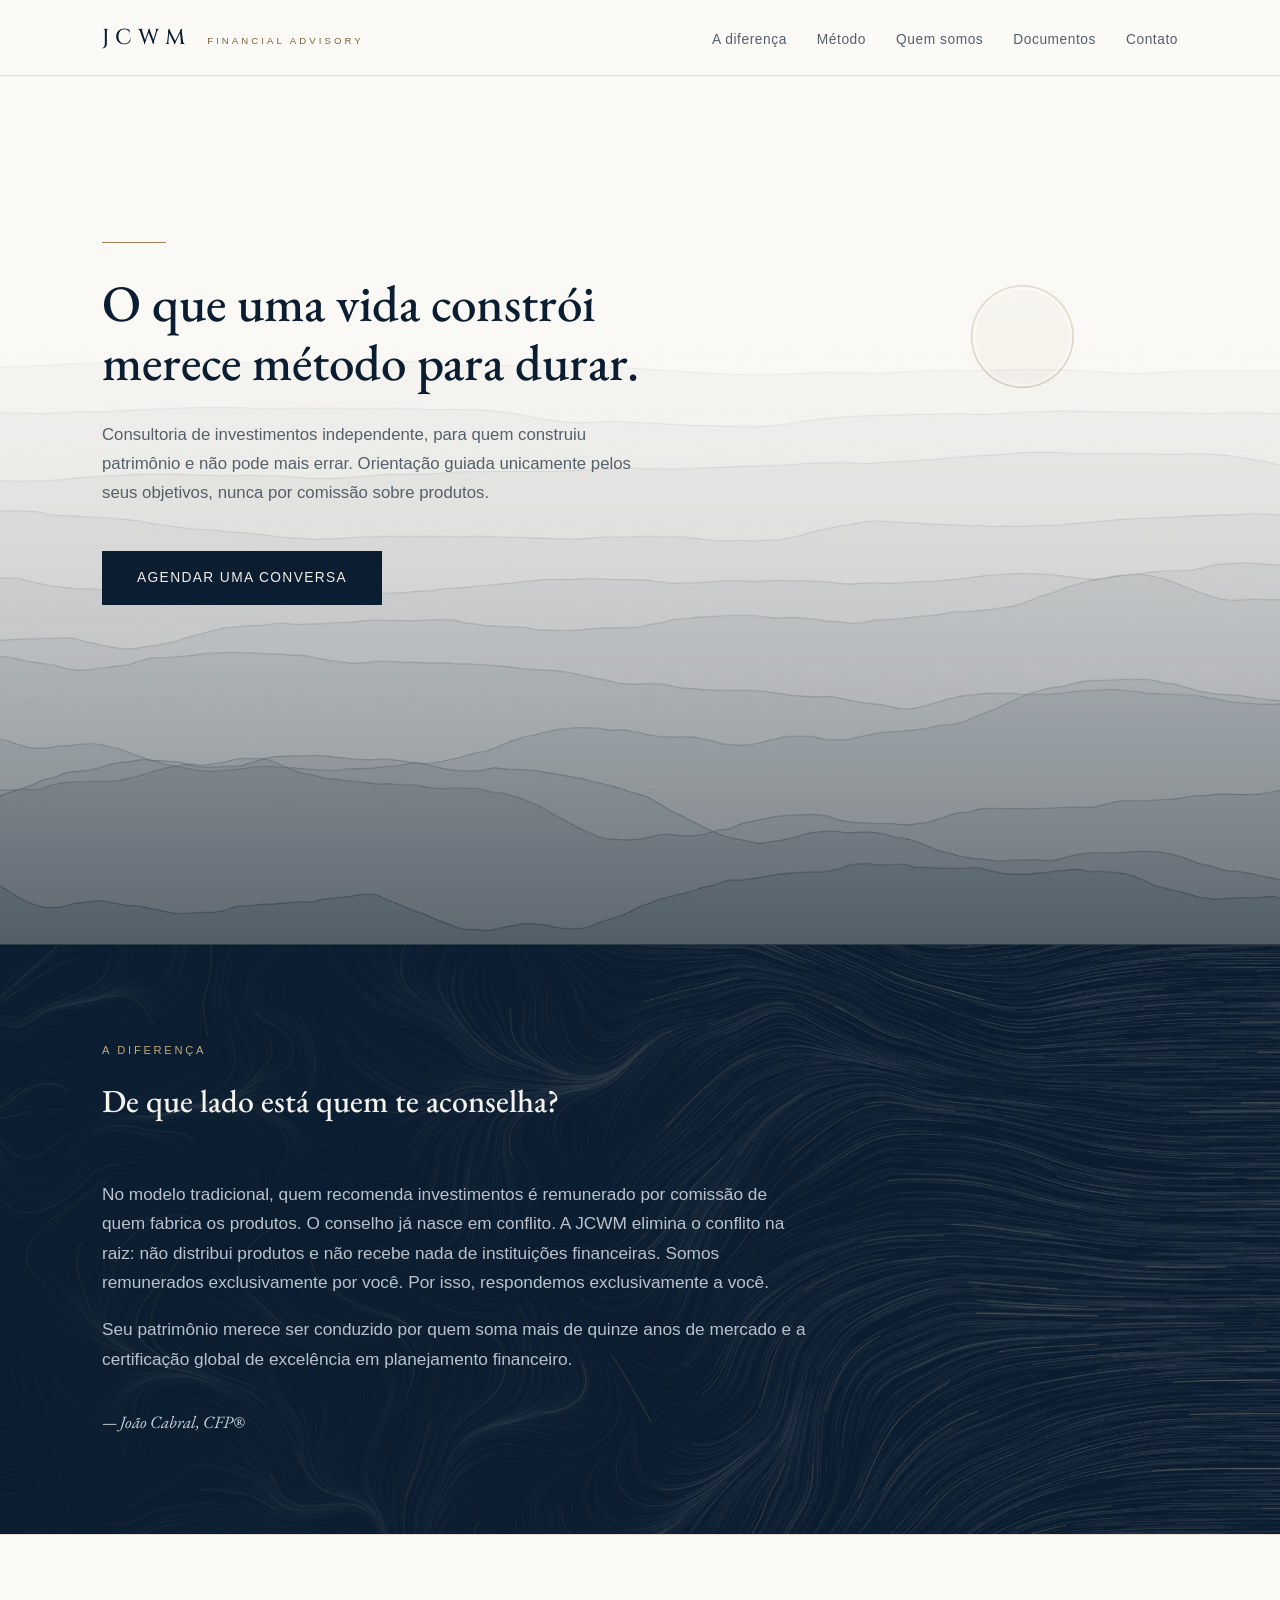
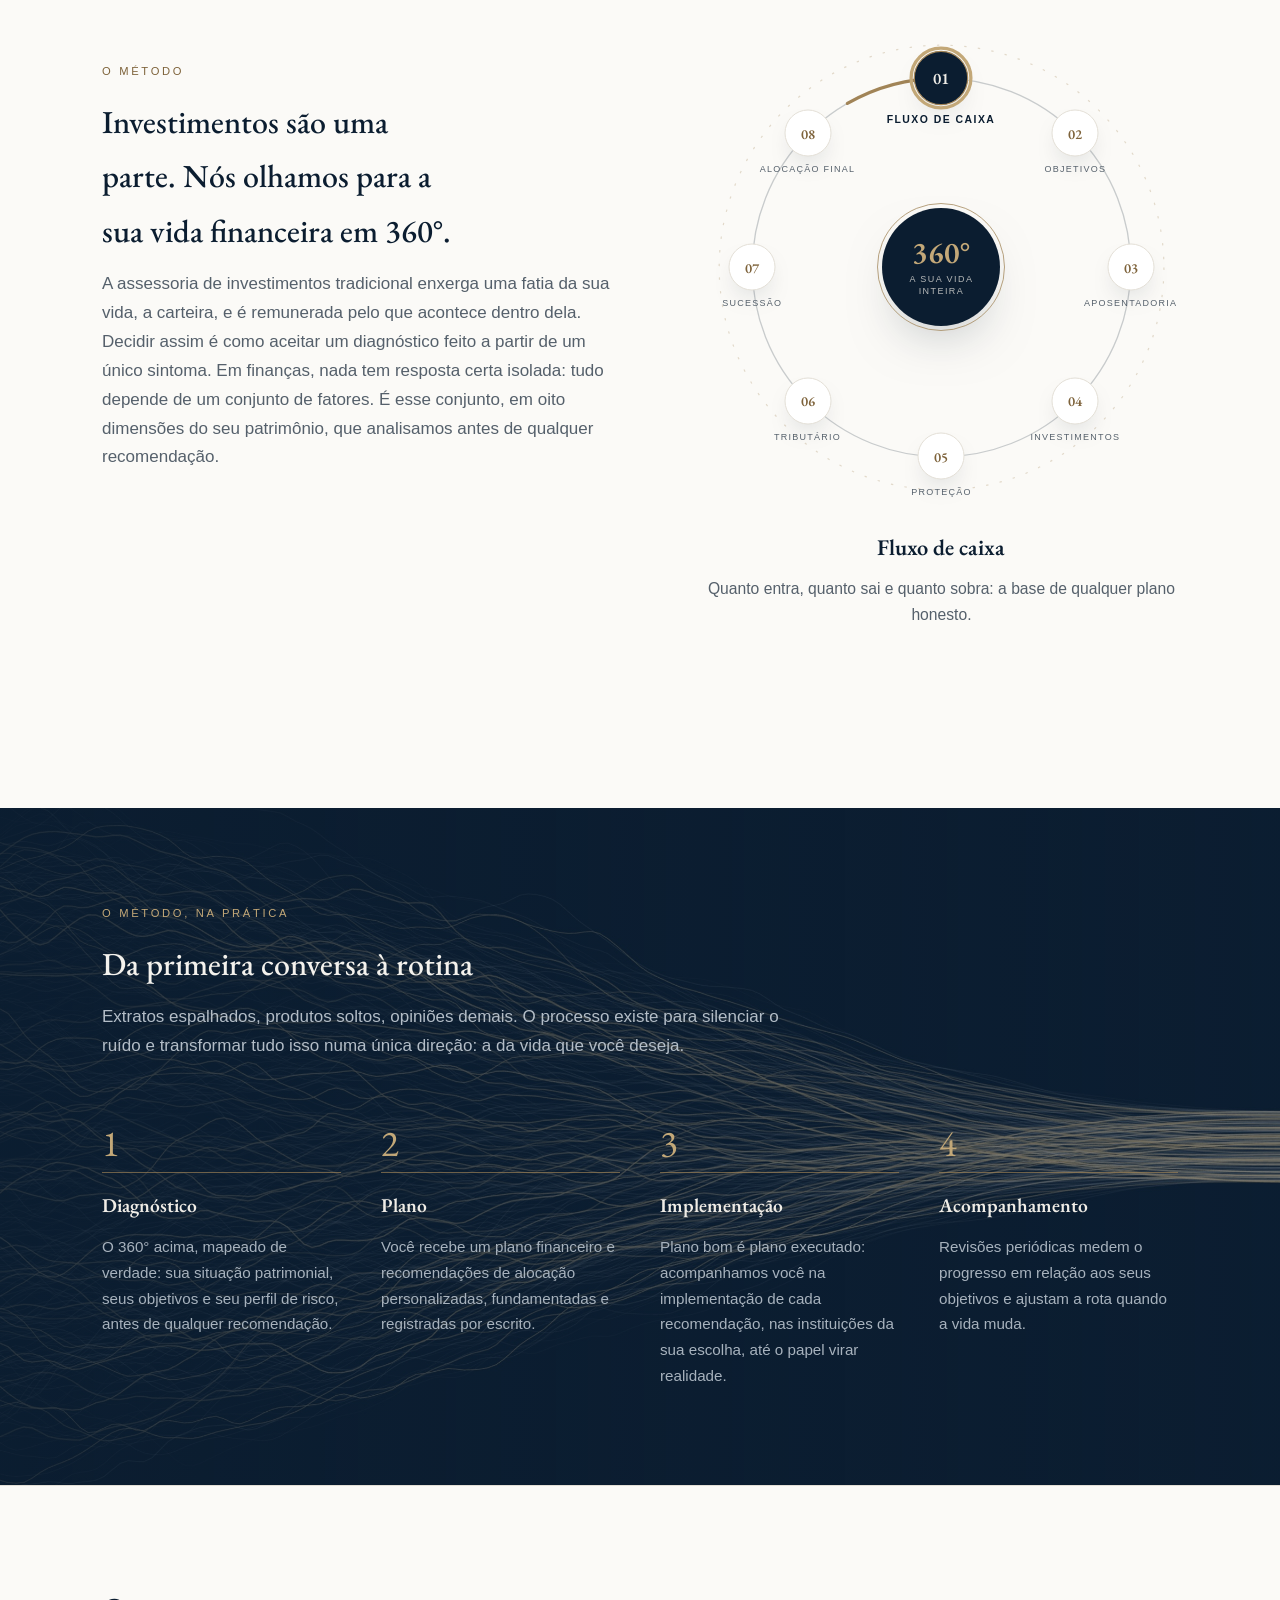
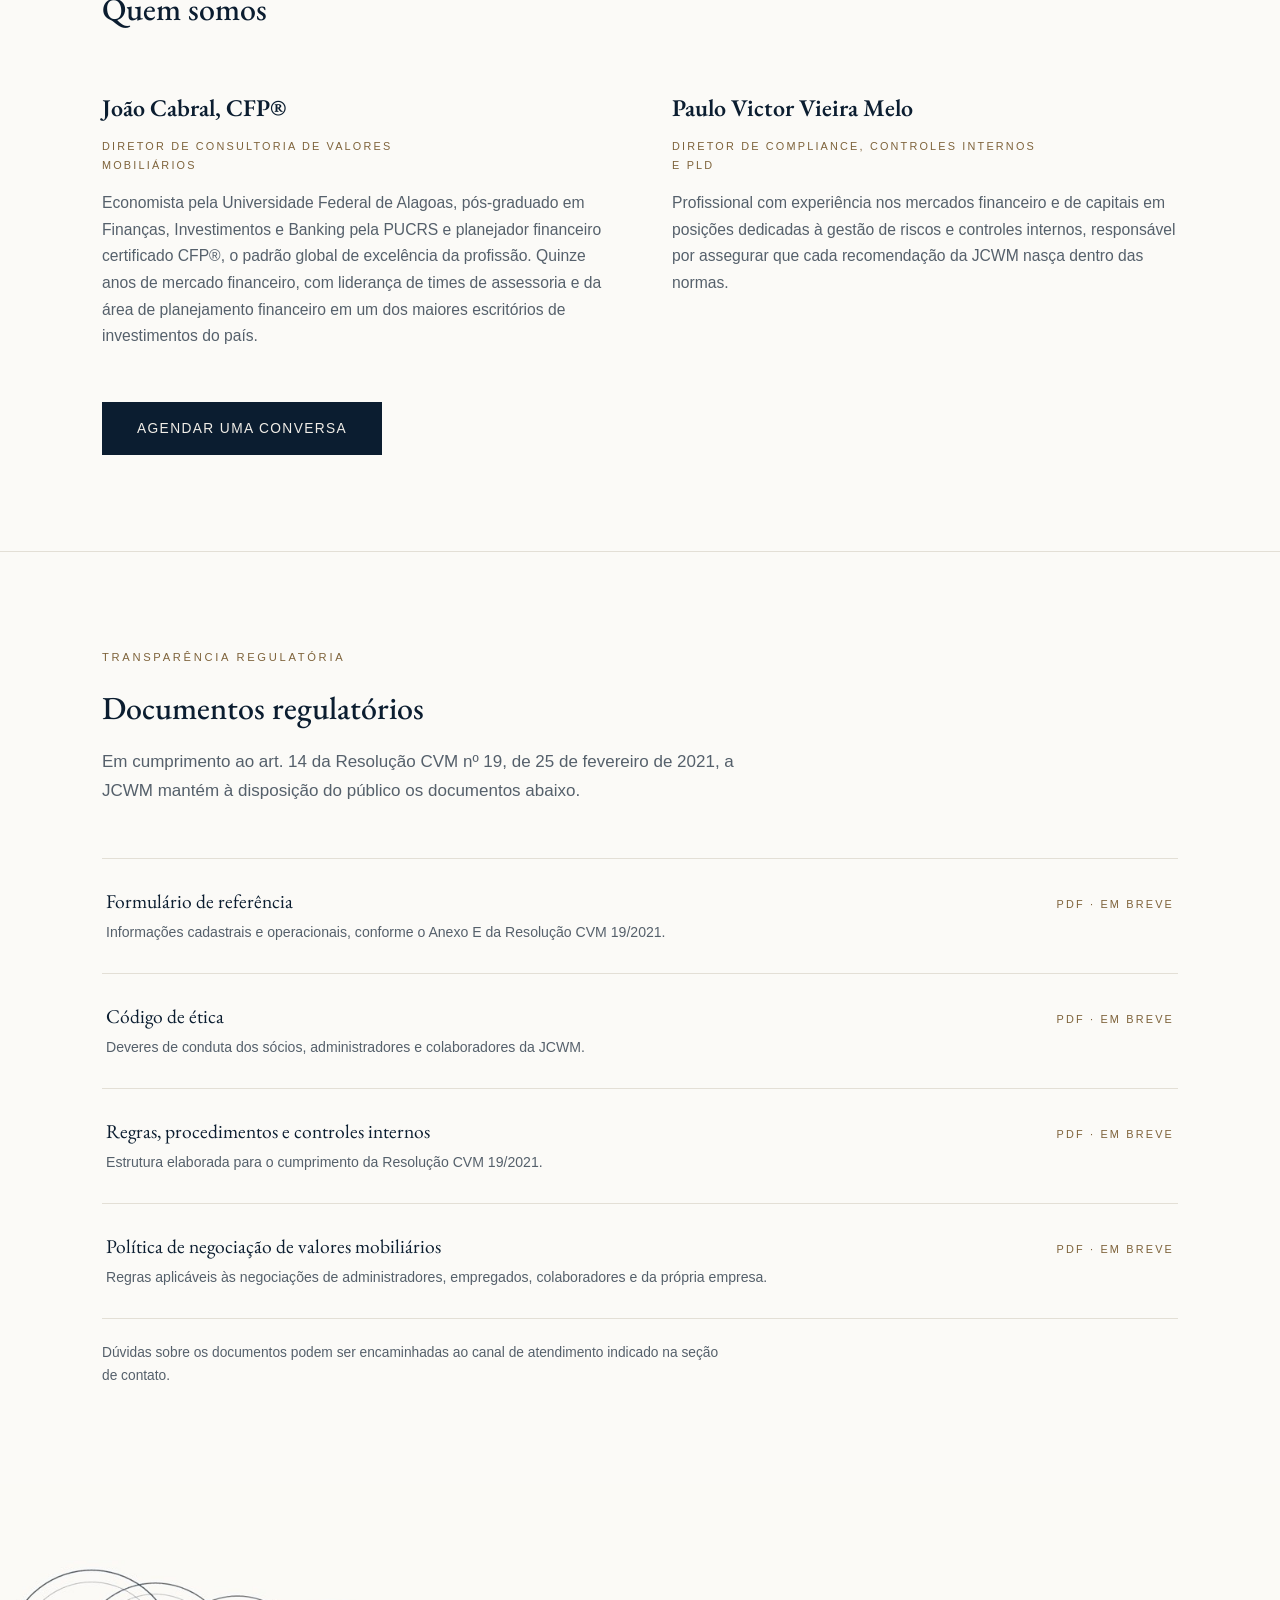
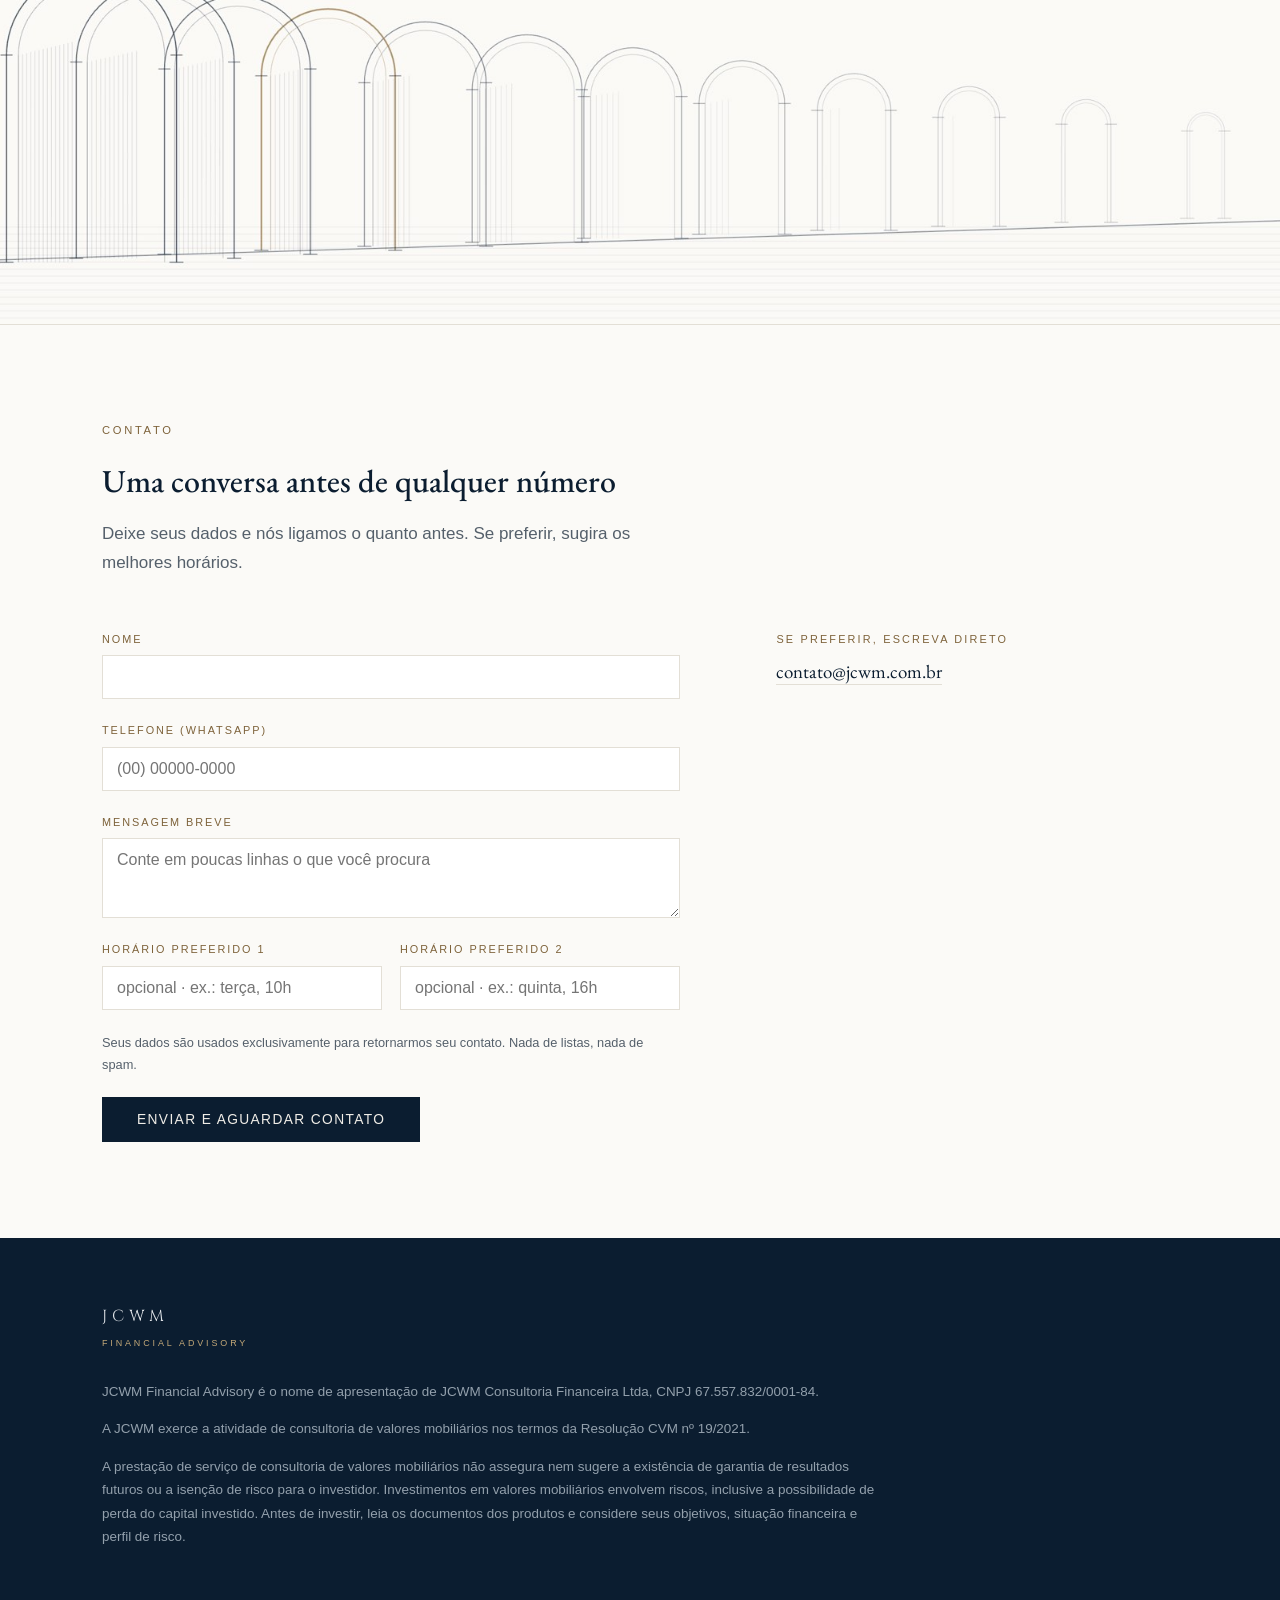
<file: index.html>
<!doctype html>
<html lang="pt-BR">
<head>
<meta charset="utf-8">
<meta name="viewport" content="width=device-width, initial-scale=1">
<title>JCWM · Financial Advisory</title>
<meta name="description" content="JCWM Financial Advisory. Consultoria de valores mobiliários independente: planejamento financeiro e recomendações de investimento alinhadas exclusivamente aos interesses do cliente.">
<meta property="og:type" content="website">
<meta property="og:title" content="JCWM · Financial Advisory">
<meta property="og:description" content="Consultoria de valores mobiliários independente. O que uma vida constrói merece método para durar.">
<meta property="og:image" content="https://jcwm.com.br/obras/horizonte.jpg">
<link rel="preconnect" href="https://fonts.googleapis.com">
<link rel="preconnect" href="https://fonts.gstatic.com" crossorigin>
<link href="https://fonts.googleapis.com/css2?family=Cinzel:wght@400;500&family=EB+Garamond:ital,wght@0,400;0,500;0,600;1,400&display=swap" rel="stylesheet">
<link rel="icon" href="data:image/svg+xml,%3Csvg xmlns='http://www.w3.org/2000/svg' viewBox='0 0 64 64'%3E%3Crect width='64' height='64' fill='%230b1d30'/%3E%3Ctext x='32' y='42' font-family='Georgia,serif' font-size='26' fill='%23c3a878' text-anchor='middle' letter-spacing='1'%3EJC%3C/text%3E%3C/svg%3E">
</head>
<body>
<style>
/* Versão clara por decisão de design: cores fixas em qualquer tema. */
:root, :root[data-theme="dark"], :root[data-theme="light"] {
  --navy: #0b1d30; --navy-2: #12293f; --bronze: #a18457; --bronze-claro: #c3a878;
  --bronze-texto: #7e633b;
  --bg: #fbfaf7; --surface: #ffffff; --ink: #232a33; --mute: #55606b; --line: #e3dfd6;
  --caps: "Cinzel", Copperplate, "Copperplate Gothic Light", "Times New Roman", serif;
  --serif: "EB Garamond", "Iowan Old Style", Palatino, "Palatino Linotype", Georgia, serif;
  --sans: -apple-system, BlinkMacSystemFont, "Segoe UI", Helvetica, Arial, sans-serif;
}

* { box-sizing: border-box; margin: 0; }
html { scroll-behavior: smooth; }
body { background: var(--bg); color: var(--ink); font-family: var(--sans); font-size: 1.0625rem; line-height: 1.7; -webkit-font-smoothing: antialiased; }
.wrap { max-width: 1140px; margin: 0 auto; padding: 0 32px; }
::selection { background: var(--bronze); color: #fff; }
a { color: inherit; }
a:focus-visible { outline: 2px solid var(--bronze); outline-offset: 3px; }

.topbar { position: sticky; top: 0; z-index: 10; background: rgba(251,250,247,0.92); backdrop-filter: blur(8px); -webkit-backdrop-filter: blur(8px); border-bottom: 1px solid var(--line); }
.topbar .wrap { display: flex; align-items: baseline; justify-content: space-between; gap: 24px; padding-top: 20px; padding-bottom: 18px; flex-wrap: wrap; }
.wordmark { text-decoration: none; display: flex; align-items: baseline; gap: 16px; }
.wordmark .nome { font-family: var(--caps); font-weight: 500; font-size: 1.35rem; letter-spacing: 0.28em; color: var(--navy); }
.wordmark .descritor { font-size: 0.6rem; letter-spacing: 0.32em; text-transform: uppercase; color: var(--bronze-texto); }
.menu { display: flex; gap: 30px; font-size: 0.86rem; }
.menu a { text-decoration: none; color: var(--mute); letter-spacing: 0.04em; padding-bottom: 3px; background: linear-gradient(var(--bronze), var(--bronze)) no-repeat left bottom / 0 1px; transition: color 0.35s ease, background-size 0.35s ease; }
.menu a:hover { color: var(--navy); background-size: 100% 1px; }

.hero { padding: 140px 0 340px; background: linear-gradient(rgba(251,250,247,0.92), rgba(251,250,247,0.5) 45%, rgba(251,250,247,0)), url('obras/horizonte.jpg') center bottom / cover no-repeat, var(--bg); }
.hero .wrap { display: grid; grid-template-columns: minmax(0, 640px); gap: 64px; }
.hero .foto-hero { display: none; }
.hero .eyebrow { font-size: 0.7rem; letter-spacing: 0.26em; text-transform: uppercase; color: var(--bronze); }
.hero .filete { width: 64px; height: 1px; background: var(--bronze); margin: 26px 0 30px; transform-origin: left; }
.hero h1 { font-family: var(--serif); font-weight: 500; font-size: clamp(2.1rem, 4.6vw, 3.2rem); line-height: 1.16; color: var(--navy); text-wrap: balance; }
.hero .sub { margin-top: 30px; max-width: 33em; color: var(--mute); font-size: 1.05rem; }
.hero .acoes { margin-top: 44px; display: flex; align-items: center; gap: 30px; flex-wrap: wrap; }
.btn { display: inline-block; padding: 14px 34px; background: var(--navy); color: #f0ede7; text-decoration: none; font-size: 0.86rem; letter-spacing: 0.1em; text-transform: uppercase; border: 1px solid var(--navy); transition: background-color 0.35s ease, color 0.35s ease, border-color 0.35s ease; }
.btn:hover { background: transparent; color: var(--navy); border-color: var(--bronze); }
.link-quieto { font-size: 0.9rem; color: var(--mute); text-decoration: none; border-bottom: 1px solid rgba(161,132,87,0.5); padding-bottom: 2px; transition: color 0.35s ease, border-color 0.35s ease; }
.link-quieto:hover { color: var(--navy); border-color: var(--bronze); }

.foto-hero { margin: 0; height: 100%; }
.foto-hero img { display: block; width: 100%; height: 100%; min-height: 680px; object-fit: cover; }
.gravura { border: 0; background: transparent; padding: 0; }
.gravura svg { display: block; width: 100%; height: auto; color: var(--navy); }
.gravura figcaption { margin-top: 16px; font-size: 0.6rem; letter-spacing: 0.28em; text-transform: uppercase; color: var(--mute); text-align: center; }

.entra { opacity: 0; transform: translateY(16px); animation: suba 0.9s cubic-bezier(0.22,0.61,0.36,1) forwards; }
.entra-1 { animation-delay: 0.1s; }
.entra-2 { animation-delay: 0.25s; }
.entra-3 { animation-delay: 0.4s; }
.entra-4 { animation-delay: 0.6s; }
.entra-5 { animation-delay: 0.75s; }
.filete.entra { transform: scaleX(0); animation-name: trace; }
@keyframes suba { to { opacity: 1; transform: none; } }
@keyframes trace { to { opacity: 1; transform: scaleX(1); } }

section { padding: 96px 0; border-top: 1px solid var(--line); }
.hero { border-top: 0; }
.rotulo-secao { font-size: 0.7rem; letter-spacing: 0.24em; text-transform: uppercase; color: var(--bronze-texto); margin-bottom: 14px; }
.titulo-secao { font-family: var(--serif); font-weight: 500; font-size: 2rem; color: var(--navy); text-wrap: balance; }
.section-head { margin-bottom: 52px; }
.section-head .apoio { margin-top: 12px; color: var(--mute); max-width: 40em; }
.prosa { max-width: 41em; font-size: 1.08rem; }
.colunas { display: grid; grid-template-columns: repeat(auto-fit, minmax(250px, 1fr)); gap: 44px 52px; margin-top: 56px; }
.colunas h3 { font-family: var(--serif); font-weight: 600; font-size: 1.22rem; color: var(--navy); padding-top: 16px; border-top: 1px solid var(--bronze); }
.colunas p { margin-top: 12px; font-size: 0.95rem; color: var(--mute); }

.sobre-grid { display: grid; grid-template-columns: 1.1fr 0.9fr; gap: 72px; align-items: start; }
.foto-quadro { border: 0; background: transparent; padding: 0; }
.foto-quadro img { display: block; width: 100%; height: auto; }
.foto-quadro figcaption { margin-top: 12px; font-size: 0.6rem; letter-spacing: 0.28em; text-transform: uppercase; color: var(--mute); text-align: center; }
.banda { margin: 0; }
.banda img { display: block; width: 100%; height: clamp(260px, 38vw, 440px); object-fit: cover; }
.banda figcaption { max-width: 1140px; margin: 0 auto; padding: 12px 32px 0; font-size: 0.6rem; letter-spacing: 0.28em; text-transform: uppercase; color: var(--mute); text-align: right; }
@media (max-width: 900px) { .sobre-grid { grid-template-columns: 1fr; gap: 48px; } .sobre-grid .foto-quadro { max-width: 440px; } }

.socios { display: grid; grid-template-columns: repeat(auto-fit, minmax(300px, 1fr)); gap: 48px 64px; } .socio h3 { font-family: var(--serif); font-weight: 600; font-size: 1.5rem; color: var(--navy); } .socio .cargo-socio { font-size: 0.68rem; letter-spacing: 0.2em; text-transform: uppercase; color: var(--bronze-texto); margin: 8px 0 16px; } .socio p { color: var(--mute); font-size: 0.98rem; max-width: 34em; }
/* Seção sobre fundo navy (dobra escura) */
.secao-navy { background: var(--navy); border-top: 0; }
.secao-navy .titulo-secao { color: #f4f2ed; }
.secao-navy .rotulo-secao { color: var(--bronze-claro); }
.secao-navy .prosa { color: #b9c2cc; }
.secao-navy .colunas h3 { color: #f0ede7; }
.secao-navy .colunas p { color: #9aa6b1; }

.interludio { background: var(--navy); color: #e8e9ea; padding: 96px 0; border-top: 0; position: relative; overflow: hidden; }
.interludio .ondas { position: absolute; left: 0; right: 0; bottom: -8px; width: 100%; height: auto; color: var(--bronze); opacity: 0.35; pointer-events: none; }
.interludio .wrap { position: relative; text-align: center; }
.interludio .rotulo-secao { color: var(--bronze-claro); margin-bottom: 22px; }
.interludio blockquote { font-family: var(--serif); font-weight: 500; font-size: clamp(1.4rem, 3vw, 1.9rem); line-height: 1.35; color: #f4f2ed; max-width: 26em; margin: 0 auto; text-wrap: balance; }

.docs { border-top: 1px solid var(--line); }
.doc { display: flex; justify-content: space-between; align-items: baseline; gap: 28px; padding: 26px 4px; border-bottom: 1px solid var(--line); text-decoration: none; flex-wrap: wrap; transition: padding-left 0.35s ease; }
.doc:hover { padding-left: 14px; }
.doc .titulo { font-family: var(--serif); font-size: 1.22rem; color: var(--navy); transition: color 0.35s ease; }
.doc:hover .titulo { color: var(--bronze); }
.doc .nota { font-size: 0.88rem; color: var(--mute); max-width: 44em; }
.doc .formato { font-size: 0.68rem; letter-spacing: 0.2em; text-transform: uppercase; color: var(--bronze-texto); white-space: nowrap; }
.base-legal { margin-top: 22px; font-size: 0.86rem; color: var(--mute); max-width: 46em; }

.contato-grid { display: grid; grid-template-columns: repeat(auto-fit, minmax(230px, 1fr)); gap: 36px 52px; }
.contato-grid .rotulo { font-size: 0.68rem; letter-spacing: 0.2em; text-transform: uppercase; color: var(--bronze-texto); margin-bottom: 8px; }
.contato-grid .valor { font-family: var(--serif); font-size: 1.18rem; color: var(--navy); }
.contato-grid .valor a { text-decoration: none; border-bottom: 1px solid var(--line); transition: border-color 0.35s ease; }
.contato-grid .valor a:hover { border-color: var(--bronze); }

footer { background: var(--navy); color: #93a0ac; padding: 64px 0 72px; font-size: 0.84rem; line-height: 1.75; }
footer .assinatura-rodape { font-family: var(--caps); font-size: 1rem; letter-spacing: 0.3em; color: #dfe3e7; margin-bottom: 28px; }
footer .assinatura-rodape small { display: block; font-family: var(--sans); font-size: 0.56rem; letter-spacing: 0.32em; color: var(--bronze-claro); margin-top: 6px; text-transform: uppercase; }
footer .legal { max-width: 58em; display: grid; gap: 14px; }

.reveal { opacity: 0; transform: translateY(18px); transition: opacity 0.8s cubic-bezier(0.22,0.61,0.36,1), transform 0.8s cubic-bezier(0.22,0.61,0.36,1); transition-delay: var(--d, 0s); }
.reveal.visivel { opacity: 1; transform: none; }

@media (prefers-reduced-motion: reduce) {
  html { scroll-behavior: auto; }
  .entra, .filete.entra { animation: none; opacity: 1; transform: none; }
  .reveal { opacity: 1; transform: none; transition: none; }
  .doc, .doc .titulo, .btn, .menu a { transition: none; }
}
@media (max-width: 900px) {
  .hero .wrap { grid-template-columns: 1fr; gap: 56px; }
  .foto-hero img { height: 340px; min-height: 0; }
  .hero .gravura { max-width: 420px; }
}
.foto-hero img { object-position: center top; }
.obra-credito { margin-top: 12px; font-size: 0.6rem; letter-spacing: 0.28em; text-transform: uppercase; color: var(--mute); text-align: center; }
.secao-navy--meridianos { background: linear-gradient(90deg, rgba(11,29,48,0.82) 30%, rgba(11,29,48,0.35)), url('obras/ruido-a-clareza.jpg') center / cover no-repeat, var(--navy); }
.interludio--confluencia { background: linear-gradient(rgba(11,29,48,0.55), rgba(11,29,48,0.55)), url('obras/confluencia.jpg') center / cover no-repeat, var(--navy); }
.quadro-navy { margin: 0; background: #fbfaf7; padding: 18px; box-shadow: 0 24px 60px -20px rgba(0,0,0,0.55); }
.quadro-navy img { display: block; width: 100%; height: auto; }
.quadro-navy figcaption { padding-top: 14px; font-size: 0.6rem; letter-spacing: 0.28em; text-transform: uppercase; color: var(--bronze-texto); text-align: center; }
@media (max-width: 640px) {
  .hero { padding: 68px 0 64px; }
  section { padding: 64px 0; }
  .interludio { padding: 72px 0; }
  .menu { gap: 18px; font-size: 0.8rem; }
  .wrap { padding: 0 22px; }
}
.selo { margin-top: 20px; font-size: 0.8rem; letter-spacing: 0.06em; color: var(--bronze-texto); }
.assinatura-virada { margin-top: 34px; font-family: var(--serif); font-style: italic; font-size: 1.08rem; color: #c9d2da; }
.passos .n { font-family: var(--serif); font-size: 2.3rem; line-height: 1; color: var(--bronze); margin-bottom: 10px; }
/* ===== Método: roda 360° ===== */
.metodo-grid { display: grid; grid-template-columns: 1.05fr 0.95fr; grid-template-rows: auto auto; column-gap: 80px; row-gap: 0; align-items: center; margin: 0 0 64px; }
.metodo-grid .section-head { grid-column: 1; grid-row: 1; margin-bottom: 0; }
.giro-col { grid-column: 2; grid-row: 1; }
.painel-col { grid-column: 2; grid-row: 2; }
.painel-dim { min-height: 120px; text-align: center; max-width: 30em; margin: 24px auto 0; animation: jpainel 0.45s cubic-bezier(0.22,0.8,0.3,1); }
.painel-dim h3 { font-family: var(--serif); font-weight: 600; font-size: 1.4rem; color: var(--navy); margin: 4px 0 10px; }
.painel-dim p:last-child { color: var(--mute); font-size: 0.98rem; }
@keyframes jpainel { from { opacity: 0; transform: translateY(10px); } to { opacity: 1; transform: none; } }
.pills { display: none; }
.giro-sel { position: relative; aspect-ratio: 1; width: 100%; max-width: 480px; margin: 0 auto; }
.giro-fundo { position: absolute; inset: 0; width: 100%; height: 100%; }
.orbita { animation: jgira 80s linear infinite; transform-origin: 50% 50%; transform-box: view-box; }
@keyframes jgira { to { transform: rotate(360deg); } }
.cometa { transition: transform 0.8s cubic-bezier(0.4,0,0.2,1); transform-box: view-box; transform-origin: center; }
.nucleo360 { position: absolute; left: 50%; top: 50%; translate: -50% -50%; width: 118px; height: 118px; border-radius: 9999px; background: var(--navy); display: flex; flex-direction: column; align-items: center; justify-content: center; text-align: center; box-shadow: 0 24px 60px -30px rgba(11,29,48,0.55); animation: jrespira 4.5s ease-in-out infinite; }
.nucleo360::before { content: ""; position: absolute; inset: -5px; border-radius: 9999px; border: 1px solid var(--bronze); opacity: 0.75; }
.n360 { font-family: var(--serif); font-size: 1.9rem; font-weight: 600; color: var(--bronze-claro); line-height: 1; }
.n360-sub { margin-top: 5px; font-size: 9px; letter-spacing: 0.16em; text-transform: uppercase; color: rgba(240,237,231,0.75); line-height: 1.35; }
@keyframes jrespira { 0%,100% { box-shadow: 0 24px 60px -30px rgba(11,29,48,0.55), 0 0 0 0 rgba(161,132,87,0.28); } 50% { box-shadow: 0 24px 60px -30px rgba(11,29,48,0.55), 0 0 0 14px rgba(161,132,87,0); } }
.orb { position: absolute; translate: -50% -50%; width: 47px; height: 47px; border-radius: 9999px; background: var(--surface); border: 1px solid var(--line); box-shadow: 0 12px 28px -14px rgba(11,29,48,0.4); cursor: pointer; display: flex; align-items: center; justify-content: center; transition: border-color 0.35s ease, scale 0.35s ease, background-color 0.35s ease; padding: 0; }
.orb-num { font-family: var(--serif); font-size: 14px; font-weight: 600; color: var(--bronze-texto); transition: color 0.35s ease; }
.orb-rotulo { position: absolute; top: calc(100% + 8px); left: 50%; translate: -50% 0; font-size: 9px; letter-spacing: 0.14em; text-transform: uppercase; color: var(--mute); white-space: nowrap; pointer-events: none; transition: color 0.35s ease; }
.orb:hover { border-color: var(--bronze); scale: 1.08; }
.orb.ativo { background: var(--navy); border-color: var(--bronze); scale: 1.16; }
.orb.ativo .orb-num { color: #f0ede7; }
.orb.ativo .orb-rotulo { color: var(--navy); font-weight: 600; }
.orb .cont { position: absolute; inset: -5px; width: calc(100% + 10px); height: calc(100% + 10px); rotate: -90deg; opacity: 0; pointer-events: none; transition: opacity 0.3s ease; }
.orb .cont circle { fill: none; stroke: var(--bronze-claro); stroke-width: 2.5; stroke-linecap: round; stroke-dasharray: 141.4; stroke-dashoffset: 141.4; }
.giro-sel.auto .orb.ativo .cont { opacity: 1; }
.giro-sel.auto .orb.ativo .cont circle { animation: jcount 5s linear forwards; }
@keyframes jcount { to { stroke-dashoffset: 0; } }
@media (max-width: 900px) {
  .metodo-grid { grid-template-columns: 1fr; row-gap: 28px; margin-bottom: 48px; }
  .metodo-grid .section-head, .painel-col { grid-column: 1; }
  .painel-col { grid-row: 2; }
  .giro-col { display: none; }
  .pills { display: flex; flex-wrap: wrap; gap: 8px; margin-bottom: 26px; }
  .pill { border: 1px solid var(--line); background: var(--surface); padding: 7px 12px; font-size: 0.75rem; font-family: var(--sans); color: var(--mute); cursor: pointer; }
  .pill.ativo { background: var(--navy); color: #f0ede7; border-color: var(--navy); }
}
@media (prefers-reduced-motion: reduce) {
  .orbita, .nucleo360, .nucleo360::before { animation: none; }
  .painel-dim { animation: none; }
}
/* ===== Processo (Confluência: caos à esquerda -> ordem à direita) ===== */
.processo { background: linear-gradient(90deg, rgba(11,29,48,0.80) 0%, rgba(11,29,48,0.55) 55%, rgba(11,29,48,0.35) 100%), url('obras/confluencia.jpg') center / cover no-repeat, var(--navy); border-top: 0; }
.processo .rotulo-secao { color: var(--bronze-claro); }
.processo .titulo-secao { color: #f4f2ed; }
.processo .apoio { color: #b3bdc7; }
.processo .colunas h3 { color: #f0ede7; border-top-color: rgba(161,132,87,0.65); }
.processo .colunas p { color: #a7b2bd; }
.processo .passos .n { color: var(--bronze-claro); }
.processo .passos { grid-template-columns: repeat(4, 1fr); gap: 44px 40px; }
@media (max-width: 1020px) { .processo .passos { grid-template-columns: repeat(2, 1fr); } }
@media (max-width: 560px) { .processo .passos { grid-template-columns: 1fr; } }
div.doc { cursor: default; }
div.doc:hover { padding-left: 4px; }
/* ===== Formulário de conversa ===== */
#contato .section-head .apoio { max-width: 34em; }
.contato-duplo { display: grid; grid-template-columns: 1.2fr 0.8fr; gap: 72px; align-items: start; }
.form-conversa { display: grid; gap: 22px; max-width: 34em; }
.campo { display: grid; gap: 7px; }
.campo label { font-size: 0.68rem; letter-spacing: 0.18em; text-transform: uppercase; color: var(--bronze-texto); }
.campo input, .campo textarea { border: 1px solid var(--line); background: var(--surface); padding: 12px 14px; font-family: var(--sans); font-size: 1rem; color: var(--ink); border-radius: 0; }
.campo input:focus, .campo textarea:focus { outline: none; border-color: var(--bronze); }
.campo textarea { resize: vertical; }
.campo-par { display: grid; grid-template-columns: 1fr 1fr; gap: 18px; }
.nota-privacidade { font-size: 0.8rem; color: var(--mute); }
.form-conversa .btn { justify-self: start; cursor: pointer; }
.form-sucesso { font-family: var(--serif); font-size: 1.05rem; color: var(--navy); border-left: 2px solid var(--bronze); padding-left: 14px; }
.contato-lateral .rotulo { font-size: 0.68rem; letter-spacing: 0.2em; text-transform: uppercase; color: var(--bronze-texto); margin-bottom: 8px; }
.contato-lateral .valor { font-family: var(--serif); font-size: 1.18rem; color: var(--navy); }
.contato-lateral .valor a { text-decoration: none; border-bottom: 1px solid var(--line); }
.contato-lateral .valor a:hover { border-color: var(--bronze); }
@media (max-width: 900px) { .contato-duplo { grid-template-columns: 1fr; gap: 40px; } .campo-par { grid-template-columns: 1fr; } }
</style>

<header class="topbar">
  <div class="wrap">
    <a class="wordmark" href="#">
      <span class="nome">JCWM</span>
      <span class="descritor">Financial Advisory</span>
    </a>
    <nav class="menu" aria-label="Navegação principal">
      <a href="#sobre">A diferença</a>
      <a href="#metodo">Método</a>
      <a href="#quem-somos">Quem somos</a>
      <a href="#documentos">Documentos</a>
      <a href="#contato">Contato</a>
    </nav>
  </div>
</header>

<main>
  <section class="hero" id="inicio">
    <div class="wrap">
      <div>
        <div class="filete entra entra-2" aria-hidden="true"></div>
        <h1 class="entra entra-2">O que uma vida constrói merece método para durar.</h1>
        <p class="sub entra entra-3">Consultoria de investimentos independente,
        para quem construiu patrimônio e não pode mais errar. Orientação guiada
        unicamente pelos seus objetivos, nunca por comissão sobre produtos.</p>
        <p class="acoes entra entra-4">
          <a class="btn" href="#contato">Agendar uma conversa</a><!-- TODO: quando existir e-mail/WhatsApp/Calendly reais, apontar o CTA direto pro canal -->
        </p>
      </div>
    </div>
  </section>

  <section id="sobre" class="secao-navy secao-navy--meridianos">
    <div class="wrap">
      <div class="section-head reveal">
        <p class="rotulo-secao">A diferença</p>
        <h2 class="titulo-secao">De que lado está quem te aconselha?</h2>
      </div>
      <p class="prosa reveal">No modelo tradicional, quem recomenda investimentos é
      remunerado por comissão de quem fabrica os produtos. O conselho já nasce
      em conflito. A JCWM elimina o conflito na raiz: não distribui produtos e não
      recebe nada de instituições financeiras. Somos remunerados exclusivamente por
      você. Por isso, respondemos exclusivamente a você.</p>
      <p class="prosa reveal" style="margin-top:18px">Seu patrimônio merece ser conduzido
      por quem soma mais de quinze anos de mercado e a certificação global de
      excelência em planejamento financeiro.</p>
      <p class="assinatura-virada reveal">— João Cabral, CFP®</p>
    </div>
  </section>

  

  

  

  <section id="metodo">
    <div class="wrap">
      <div class="metodo-grid">
        <div class="section-head reveal">
          <p class="rotulo-secao">O método</p>
          <h2 class="titulo-secao">Investimentos são uma parte. Nós olhamos para a sua vida financeira em 360°.</h2>
          <p class="apoio">A assessoria de investimentos tradicional enxerga uma fatia da sua
          vida, a carteira, e é remunerada pelo que acontece dentro dela. Decidir assim
          é como aceitar um diagnóstico feito a partir de um único sintoma. Em finanças,
          nada tem resposta certa isolada: tudo depende de um conjunto de fatores. É esse
          conjunto, em oito dimensões do seu patrimônio, que analisamos antes de
          qualquer recomendação.</p>
        </div>
        <div class="giro-col reveal">
          <div class="giro-sel" aria-hidden="false">
            <svg viewBox="0 0 100 100" class="giro-fundo" aria-hidden="true">
              <g class="orbita"><circle cx="50" cy="50" r="47" fill="none" stroke="#a18457" stroke-width="0.25" stroke-opacity="0.28" stroke-dasharray="0.5 2.4"/></g>
              <circle cx="50" cy="50" r="40" fill="none" stroke="#55606b" stroke-width="0.28" stroke-opacity="0.3"/>
              <g class="cometa"><circle cx="50" cy="50" r="40" fill="none" stroke="#a18457" stroke-width="0.7" stroke-linecap="round" stroke-dasharray="20.9 230.4" stroke-dashoffset="20.9" transform="rotate(-90 50 50)"/></g>
            </svg>
            <div class="nucleo360"><span class="n360">360°</span><span class="n360-sub">a sua vida<br>inteira</span></div>
            <button type="button" data-no="0" class="orb" style="left:50.0%;top:10.0%" aria-label="Fluxo de caixa">
              <svg class="cont" viewBox="0 0 48 48" aria-hidden="true"><circle cx="24" cy="24" r="22.5"/></svg>
              <span class="orb-num">01</span>
              <span class="orb-rotulo">Fluxo de caixa</span>
            </button>
            <button type="button" data-no="1" class="orb" style="left:78.3%;top:21.7%" aria-label="Objetivos de vida">
              <svg class="cont" viewBox="0 0 48 48" aria-hidden="true"><circle cx="24" cy="24" r="22.5"/></svg>
              <span class="orb-num">02</span>
              <span class="orb-rotulo">Objetivos</span>
            </button>
            <button type="button" data-no="2" class="orb" style="left:90.0%;top:50.0%" aria-label="Aposentadoria">
              <svg class="cont" viewBox="0 0 48 48" aria-hidden="true"><circle cx="24" cy="24" r="22.5"/></svg>
              <span class="orb-num">03</span>
              <span class="orb-rotulo">Aposentadoria</span>
            </button>
            <button type="button" data-no="3" class="orb" style="left:78.3%;top:78.3%" aria-label="Investimentos">
              <svg class="cont" viewBox="0 0 48 48" aria-hidden="true"><circle cx="24" cy="24" r="22.5"/></svg>
              <span class="orb-num">04</span>
              <span class="orb-rotulo">Investimentos</span>
            </button>
            <button type="button" data-no="4" class="orb" style="left:50.0%;top:90.0%" aria-label="Proteção">
              <svg class="cont" viewBox="0 0 48 48" aria-hidden="true"><circle cx="24" cy="24" r="22.5"/></svg>
              <span class="orb-num">05</span>
              <span class="orb-rotulo">Proteção</span>
            </button>
            <button type="button" data-no="5" class="orb" style="left:21.7%;top:78.3%" aria-label="Tributário">
              <svg class="cont" viewBox="0 0 48 48" aria-hidden="true"><circle cx="24" cy="24" r="22.5"/></svg>
              <span class="orb-num">06</span>
              <span class="orb-rotulo">Tributário</span>
            </button>
            <button type="button" data-no="6" class="orb" style="left:10.0%;top:50.0%" aria-label="Sucessão">
              <svg class="cont" viewBox="0 0 48 48" aria-hidden="true"><circle cx="24" cy="24" r="22.5"/></svg>
              <span class="orb-num">07</span>
              <span class="orb-rotulo">Sucessão</span>
            </button>
            <button type="button" data-no="7" class="orb" style="left:21.7%;top:21.7%" aria-label="Alocação final">
              <svg class="cont" viewBox="0 0 48 48" aria-hidden="true"><circle cx="24" cy="24" r="22.5"/></svg>
              <span class="orb-num">08</span>
              <span class="orb-rotulo">Alocação final</span>
            </button>
          </div>
        </div>
        <div class="painel-col reveal">
          <div class="pills">
            <button type="button" data-no="0" class="pill">01 · Fluxo de caixa</button>
            <button type="button" data-no="1" class="pill">02 · Objetivos de vida</button>
            <button type="button" data-no="2" class="pill">03 · Aposentadoria</button>
            <button type="button" data-no="3" class="pill">04 · Investimentos</button>
            <button type="button" data-no="4" class="pill">05 · Proteção</button>
            <button type="button" data-no="5" class="pill">06 · Tributário</button>
            <button type="button" data-no="6" class="pill">07 · Sucessão</button>
            <button type="button" data-no="7" class="pill">08 · Alocação final</button>
          </div>
          <div data-painel="0" class="painel-dim">
            <h3>Fluxo de caixa</h3>
            <p>Quanto entra, quanto sai e quanto sobra: a base de qualquer plano honesto.</p>
          </div>
          <div data-painel="1" style="display:none" class="painel-dim">
            <h3>Objetivos de vida</h3>
            <p>Aposentadoria, imóveis, educação dos filhos: cada objetivo com prazo, valor e ritmo de poupança.</p>
          </div>
          <div data-painel="2" style="display:none" class="painel-dim">
            <h3>Aposentadoria</h3>
            <p>O número que sustenta seu padrão de vida sem depender de ninguém, e o caminho até ele.</p>
          </div>
          <div data-painel="3" style="display:none" class="painel-dim">
            <h3>Investimentos</h3>
            <p>A carteira a serviço do plano, não o contrário: alocação guiada pelo objetivo, nunca pelo produto do mês.</p>
          </div>
          <div data-painel="4" style="display:none" class="painel-dim">
            <h3>Proteção</h3>
            <p>Seguros e reservas dimensionados para o que sua família precisa: nem desprotegido, nem pagando demais.</p>
          </div>
          <div data-painel="5" style="display:none" class="painel-dim">
            <h3>Tributário</h3>
            <p>Cada decisão considerando o imposto, porque o retorno que importa é o líquido.</p>
          </div>
          <div data-painel="6" style="display:none" class="painel-dim">
            <h3>Sucessão</h3>
            <p>O patrimônio chegando a quem você ama sem atrito e sem custo desnecessário.</p>
          </div>
          <div data-painel="7" style="display:none" class="painel-dim">
            <h3>Alocação final</h3>
            <p>Tudo convergindo em recomendações claras, por escrito, com os porquês de cada escolha.</p>
          </div>
        </div>
      </div>
      </div>
    </div>
  </section>

  <section class="processo" aria-label="Da primeira conversa à rotina">
    <div class="wrap">
      <div class="section-head reveal">
        <p class="rotulo-secao">O método, na prática</p>
        <h2 class="titulo-secao">Da primeira conversa à rotina</h2>
        <p class="apoio">Extratos espalhados, produtos soltos, opiniões demais. O processo
        existe para silenciar o ruído e transformar tudo isso numa única direção:
        a da vida que você deseja.</p>
      </div>
      <div class="colunas passos reveal" style="margin-top:0">
        <div>
          <p class="n">1</p>
          <h3>Diagnóstico</h3>
          <p>O 360° acima, mapeado de verdade: sua situação patrimonial, seus objetivos
          e seu perfil de risco, antes de qualquer recomendação.</p>
        </div>
        <div>
          <p class="n">2</p>
          <h3>Plano</h3>
          <p>Você recebe um plano financeiro e recomendações de alocação personalizadas,
          fundamentadas e registradas por escrito.</p>
        </div>
        <div>
          <p class="n">3</p>
          <h3>Implementação</h3>
          <p>Plano bom é plano executado: acompanhamos você na implementação de cada
          recomendação, nas instituições da sua escolha, até o papel virar realidade.</p>
        </div>
        <div>
          <p class="n">4</p>
          <h3>Acompanhamento</h3>
          <p>Revisões periódicas medem o progresso em relação aos seus objetivos e
          ajustam a rota quando a vida muda.</p>
        </div>
      </div>
    </div>
  </section>

  <section id="quem-somos">
    <div class="wrap">
      <div class="section-head reveal">
        <h2 class="titulo-secao">Quem somos</h2>
      </div>
      <div class="socios">
        <div class="socio reveal" style="--d:0s">
          <!-- TODO v2: foto profissional do João -->
          <h3>João Cabral, CFP®</h3>
          <p class="cargo-socio">Diretor de Consultoria de Valores Mobiliários</p>
          <p>Economista pela Universidade Federal de Alagoas, pós-graduado em
          Finanças, Investimentos e Banking pela PUCRS e planejador financeiro
          certificado CFP®, o padrão global de excelência da profissão. Quinze
          anos de mercado financeiro, com liderança de times de assessoria e da
          área de planejamento financeiro em um dos maiores escritórios de
          investimentos do país.</p>
        </div>
        <div class="socio reveal" style="--d:0.12s">
          <!-- TODO v2: foto profissional do Paulo -->
          <h3>Paulo Victor Vieira Melo</h3>
          <p class="cargo-socio">Diretor de Compliance, Controles Internos e PLD</p>
          <p>Profissional com experiência nos mercados financeiro e de capitais em
          posições dedicadas à gestão de riscos e controles internos, responsável
          por assegurar que cada recomendação da JCWM nasça dentro das normas.</p>
          <!-- TODO: completar bio com os dados que o Paulo enviar -->
        </div>
      </div>
      <p class="reveal" style="margin-top:52px"><a class="btn" href="#contato">Agendar uma conversa</a></p>
    </div>
  </section>

  <section id="documentos">
    <div class="wrap">
      <div class="section-head reveal">
        <p class="rotulo-secao">Transparência regulatória</p>
        <h2 class="titulo-secao">Documentos regulatórios</h2>
        <p class="apoio">Em cumprimento ao art. 14 da Resolução CVM nº 19, de 25 de
        fevereiro de 2021, a JCWM mantém à disposição do público os documentos abaixo.</p>
      </div>
      <div class="docs">
        <div class="doc reveal" style="--d:0s">
          <span>
            <span class="titulo">Formulário de referência</span><br>
            <span class="nota">Informações cadastrais e operacionais, conforme o Anexo E da Resolução CVM 19/2021.</span>
          </span>
          <span class="formato">PDF · em breve</span>
        </div>
        <div class="doc reveal" style="--d:0.08s">
          <span>
            <span class="titulo">Código de ética</span><br>
            <span class="nota">Deveres de conduta dos sócios, administradores e colaboradores da JCWM.</span>
          </span>
          <span class="formato">PDF · em breve</span>
        </div>
        <div class="doc reveal" style="--d:0.16s">
          <span>
            <span class="titulo">Regras, procedimentos e controles internos</span><br>
            <span class="nota">Estrutura elaborada para o cumprimento da Resolução CVM 19/2021.</span>
          </span>
          <span class="formato">PDF · em breve</span>
        </div>
        <div class="doc reveal" style="--d:0.24s">
          <span>
            <span class="titulo">Política de negociação de valores mobiliários</span><br>
            <span class="nota">Regras aplicáveis às negociações de administradores, empregados, colaboradores e da própria empresa.</span>
          </span>
          <span class="formato">PDF · em breve</span>
        </div>
      </div>
      <p class="base-legal reveal">Dúvidas sobre os documentos podem ser encaminhadas
      ao canal de atendimento indicado na seção de contato.</p>
    </div>
  </section>

  <figure class="banda reveal">
    <img src="obras/arcada.jpg" alt="Arcada: colunata em perspectiva, traço de gravura">
  </figure>

  <section id="contato">
    <div class="wrap">
      <div class="section-head reveal">
        <p class="rotulo-secao">Contato</p>
        <h2 class="titulo-secao">Uma conversa antes de qualquer número</h2>
        <p class="apoio">Deixe seus dados e nós ligamos o quanto antes. Se preferir,
        sugira os melhores horários.</p>
      </div>
      <div class="contato-duplo">
        <form class="form-conversa reveal" action="https://formsubmit.co/contato@jcwm.com.br" method="POST">
          <input type="hidden" name="_subject" value="Novo pedido de conversa — site JCWM">
          <input type="hidden" name="_next" value="https://jcwm.com.br/obrigado.html">
          <input type="hidden" name="_captcha" value="false">
          <input type="text" name="_honey" style="display:none" tabindex="-1" autocomplete="off">
          <div class="campo">
            <label for="f-nome">Nome</label>
            <input type="text" id="f-nome" name="Nome" required autocomplete="name">
          </div>
          <div class="campo">
            <label for="f-tel">Telefone (WhatsApp)</label>
            <input type="tel" id="f-tel" name="Telefone" required autocomplete="tel" placeholder="(00) 00000-0000" maxlength="15" inputmode="numeric" pattern="\(\d{2}\) \d{4,5}-\d{4}" title="Informe DDD e número, ex.: (82) 99999-0000">
          </div>
          <div class="campo">
            <label for="f-msg">Mensagem breve</label>
            <textarea id="f-msg" name="Mensagem" rows="3" placeholder="Conte em poucas linhas o que você procura"></textarea>
          </div>
          <div class="campo-par">
            <div class="campo">
              <label for="f-h1">Horário preferido 1</label>
              <input type="text" id="f-h1" name="Horario 1" placeholder="opcional · ex.: terça, 10h">
            </div>
            <div class="campo">
              <label for="f-h2">Horário preferido 2</label>
              <input type="text" id="f-h2" name="Horario 2" placeholder="opcional · ex.: quinta, 16h">
            </div>
          </div>
          <p class="nota-privacidade">Seus dados são usados exclusivamente para retornarmos
          seu contato. Nada de listas, nada de spam.</p>
          <button type="submit" class="btn">Enviar e aguardar contato</button>
          <p class="form-sucesso" hidden>Recebido. Entraremos em contato em um dos horários sugeridos.</p>
        </form>
        <div class="contato-lateral reveal" style="--d:0.15s">
          <p class="rotulo">Se preferir, escreva direto</p>
          <p class="valor"><a href="mailto:contato@jcwm.com.br">contato@jcwm.com.br</a></p>
        </div>
      </div>
    </div>
  </section>
</main>

<footer>
  <div class="wrap">
    <p class="assinatura-rodape">JCWM<small>Financial Advisory</small></p>
    <div class="legal">
      <p>JCWM Financial Advisory é o nome de apresentação de JCWM Consultoria
      Financeira Ltda, CNPJ 67.557.832/0001-84.</p>
      <p>A JCWM exerce a atividade de consultoria de valores mobiliários nos termos
      da Resolução CVM nº 19/2021.</p>
      <p>A prestação de serviço de consultoria de valores mobiliários não assegura
      nem sugere a existência de garantia de resultados futuros ou a isenção de risco
      para o investidor. Investimentos em valores mobiliários envolvem riscos,
      inclusive a possibilidade de perda do capital investido. Antes de investir,
      leia os documentos dos produtos e considere seus objetivos, situação financeira
      e perfil de risco.</p>
    </div>
  </div>
</footer>

<script>
(function () {
  var reduz = window.matchMedia("(prefers-reduced-motion: reduce)").matches;
  var alvos = document.querySelectorAll(".reveal");
  if (reduz || !("IntersectionObserver" in window)) {
    alvos.forEach(function (el) { el.classList.add("visivel"); });
    return;
  }
  var io = new IntersectionObserver(function (entradas) {
    entradas.forEach(function (e) {
      if (e.isIntersecting) {
        e.target.classList.add("visivel");
        io.unobserve(e.target);
      }
    });
  }, { threshold: 0.15, rootMargin: "0px 0px -40px 0px" });
  alvos.forEach(function (el) { io.observe(el); });
})();
</script>


<script>
(function () {
  var sec = document.getElementById("metodo");
  if (!sec) return;
  var reduz = window.matchMedia("(prefers-reduced-motion: reduce)").matches;
  var nos = sec.querySelectorAll("[data-no]");
  var pains = sec.querySelectorAll("[data-painel]");
  var cometa = sec.querySelector(".cometa");
  var giro = sec.querySelector(".giro-sel");
  var atual = 0, timer = null;
  function reiniciaAnel() {
    var anel = sec.querySelector(".orb.ativo .cont circle");
    if (anel) { anel.style.animation = "none"; void anel.offsetWidth; anel.style.animation = ""; }
  }
  function ativa(i) {
    atual = i;
    nos.forEach(function (o) { o.classList.toggle("ativo", +o.dataset.no === i); });
    pains.forEach(function (p) { p.style.display = (+p.dataset.painel === i) ? "" : "none"; });
    if (cometa) cometa.style.transform = "rotate(" + (i * 45) + "deg)";
    reiniciaAnel();
  }
  function pausa() { clearInterval(timer); timer = null; if (giro) giro.classList.remove("auto"); }
  function retoma() {
    if (reduz) return;
    clearInterval(timer);
    timer = setInterval(function () { ativa((atual + 1) % 8); }, 5000);
    if (giro) giro.classList.add("auto");
    reiniciaAnel();
  }
  nos.forEach(function (o) {
    o.addEventListener("click", function () { ativa(+o.dataset.no); });
    o.addEventListener("mouseenter", pausa);
    o.addEventListener("mouseleave", retoma);
  });
  ativa(0);
  retoma();
})();
</script>
<script>
if (new URLSearchParams(location.search).get("enviado") === "1") {
  var f = document.querySelector(".form-conversa");
  if (f) {
    Array.prototype.forEach.call(f.children, function (el) {
      if (!el.classList || !el.classList.contains("form-sucesso")) el.style.display = "none";
    });
    var ok = f.querySelector(".form-sucesso");
    if (ok) ok.hidden = false;
  }
}
</script>
<script>
(function () {
  var tel = document.getElementById("f-tel");
  if (!tel) return;
  tel.addEventListener("input", function () {
    var d = tel.value.replace(/\D/g, "").slice(0, 11);
    var f = d;
    if (d.length > 2) f = "(" + d.slice(0, 2) + ") " + d.slice(2);
    if (d.length > 7) f = "(" + d.slice(0, 2) + ") " + d.slice(2, 7) + "-" + d.slice(7);
    tel.value = f;
  });
})();
</script>
<script>
(function () {
  var form = document.querySelector(".form-conversa");
  if (!form) return;
  var CRM = "https://script.google.com/macros/s/AKfycbzA8Z_6QvJVq7BEekvZ2h9TDrjCjS-IENrlFZSnfeE95xGMEfPp3Vng_eZV_aNKfYZOHg/exec";
  form.addEventListener("submit", function () {
    try {
      navigator.sendBeacon(CRM, new URLSearchParams(new FormData(form)));
    } catch (e) {}
  });
})();
</script>
</body>
</html>
</file>
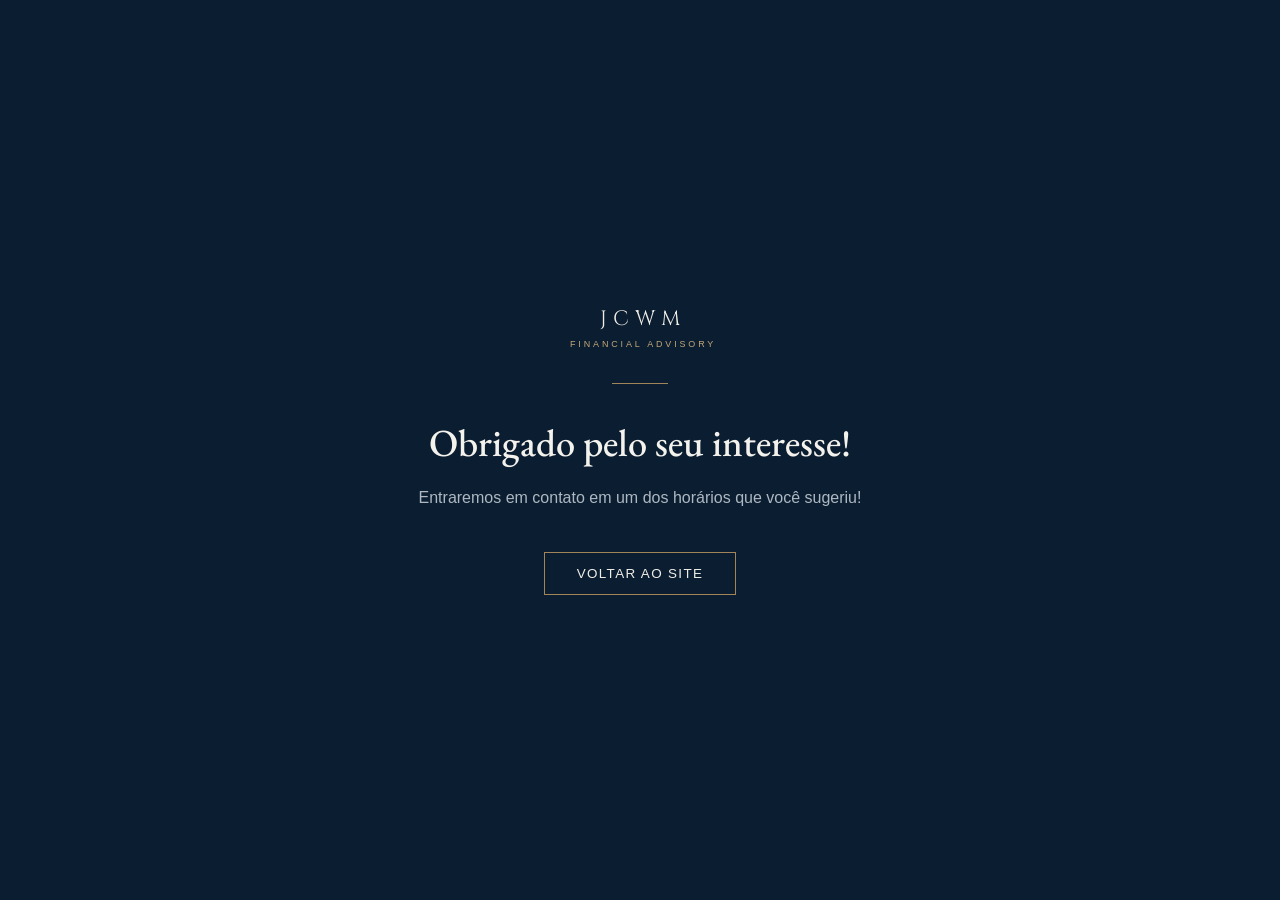
<file: obrigado.html>
<!doctype html>
<html lang="pt-BR">
<head>
<meta charset="utf-8">
<meta name="viewport" content="width=device-width, initial-scale=1">
<title>Recebido · JCWM</title>
<meta name="robots" content="noindex">
<link rel="preconnect" href="https://fonts.googleapis.com">
<link rel="preconnect" href="https://fonts.gstatic.com" crossorigin>
<link href="https://fonts.googleapis.com/css2?family=Cinzel:wght@400;500&family=EB+Garamond:ital,wght@0,400;0,500;1,400&display=swap" rel="stylesheet">
<link rel="icon" href="data:image/svg+xml,%3Csvg xmlns='http://www.w3.org/2000/svg' viewBox='0 0 64 64'%3E%3Crect width='64' height='64' fill='%230b1d30'/%3E%3Ctext x='32' y='42' font-family='Georgia,serif' font-size='26' fill='%23c3a878' text-anchor='middle' letter-spacing='1'%3EJC%3C/text%3E%3C/svg%3E">
<style>
* { box-sizing: border-box; margin: 0; }
body { min-height: 100vh; display: grid; place-items: center; background: #0b1d30; color: #e8e9ea;
  font-family: -apple-system, BlinkMacSystemFont, "Segoe UI", Helvetica, Arial, sans-serif; padding: 32px; text-align: center; }
.selo { font-family: "Cinzel", Copperplate, serif; font-size: 1.3rem; letter-spacing: 0.3em; color: #f0ede7; padding-left: 0.3em; }
.selo small { display: block; font-family: inherit; font-family: -apple-system, sans-serif; font-size: 0.56rem; letter-spacing: 0.32em; color: #c3a878; margin-top: 6px; text-transform: uppercase; }
.filete { width: 56px; height: 1px; background: #a18457; margin: 34px auto; }
h1 { font-family: "EB Garamond", "Iowan Old Style", Palatino, Georgia, serif; font-weight: 500; font-size: clamp(1.7rem, 4vw, 2.4rem); color: #f4f2ed; max-width: 18em; line-height: 1.25; text-wrap: balance; }
p { margin-top: 18px; color: #aeb8c2; max-width: 30em; line-height: 1.7; }
a.volta { display: inline-block; margin-top: 40px; padding: 13px 32px; border: 1px solid #a18457; color: #f0ede7; text-decoration: none; font-size: 0.84rem; letter-spacing: 0.1em; text-transform: uppercase; transition: background-color .35s ease, color .35s ease; }
a.volta:hover { background: #a18457; color: #0b1d30; }
</style>
</head>
<body>
<main>
  <div class="selo">JCWM<small>Financial Advisory</small></div>
  <div class="filete"></div>
  <h1>Obrigado pelo seu interesse!</h1>
  <p>Entraremos em contato em um dos horários que você sugeriu!</p>
  <a class="volta" href="/">Voltar ao site</a>
</main>
</body>
</html>
</file>
